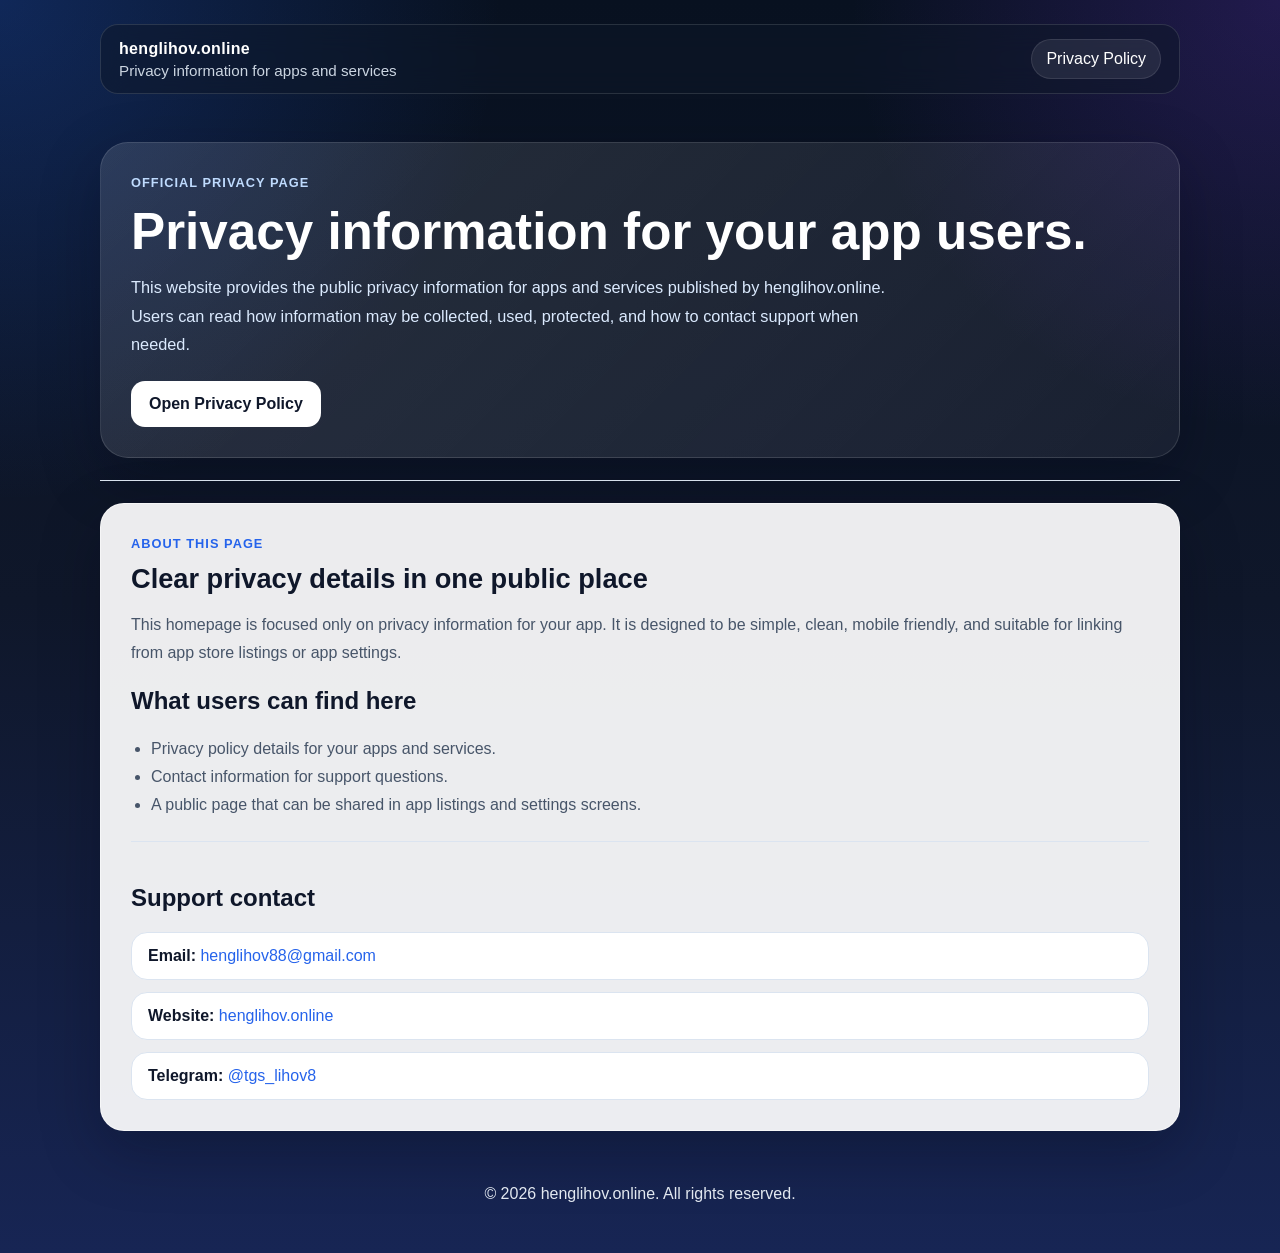
<file: index.html>
<!DOCTYPE html>
<html lang="en">
<head>
  <meta charset="UTF-8" />
  <meta name="viewport" content="width=device-width, initial-scale=1.0" />
  <title>henglihov.online | Privacy Info</title>
  <meta name="description" content="Privacy information for apps and services published by henglihov.online" />
  <link rel="stylesheet" href="styles.css" />
</head>
<body>
  <header class="site-header">
    <div class="container topbar">
      <div class="brand">
        <span class="brand-title">henglihov.online</span>
        <span class="brand-subtitle">Privacy information for apps and services</span>
      </div>
      <nav class="nav-links">
        <a href="/privacy/">Privacy Policy</a>
      </nav>
    </div>
  </header>

  <main>
    <section class="hero">
      <div class="container hero-panel">
        <span class="eyebrow">Official privacy page</span>
        <h1>Privacy information for your app users.</h1>
        <p class="subtitle">
          This website provides the public privacy information for apps and services published by henglihov.online.
          Users can read how information may be collected, used, protected, and how to contact support when needed.
        </p>
        <div class="actions">
          <a class="button primary" href="/privacy/">Open Privacy Policy</a>
        </div>
      </div>
    </section>

    <section class="container">
      <article class="card">
        <span class="section-label">About this page</span>
        <h2 class="section-title">Clear privacy details in one public place</h2>
        <p>
          This homepage is focused only on privacy information for your app. It is designed to be simple,
          clean, mobile friendly, and suitable for linking from app store listings or app settings.
        </p>
        <section>
          <h2>What users can find here</h2>
          <ul>
            <li>Privacy policy details for your apps and services.</li>
            <li>Contact information for support questions.</li>
            <li>A public page that can be shared in app listings and settings screens.</li>
          </ul>
        </section>
        <section>
          <h2>Support contact</h2>
          <div class="contact-list">
            <div class="contact-item"><strong>Email:</strong> <a href="mailto:henglihov88@gmail.com">henglihov88@gmail.com</a></div>
            <div class="contact-item"><strong>Website:</strong> <a href="https://henglihov.online" target="_blank" rel="noopener noreferrer">henglihov.online</a></div>
            <div class="contact-item"><strong>Telegram:</strong> <a href="https://t.me/tgs_lihov8" target="_blank" rel="noopener noreferrer">@tgs_lihov8</a></div>
          </div>
        </section>
      </article>
    </section>
  </main>

  <footer class="site-footer">
    <div class="container">
      <p>© 2026 henglihov.online. All rights reserved.</p>
    </div>
  </footer>
</body>
</html>
</file>
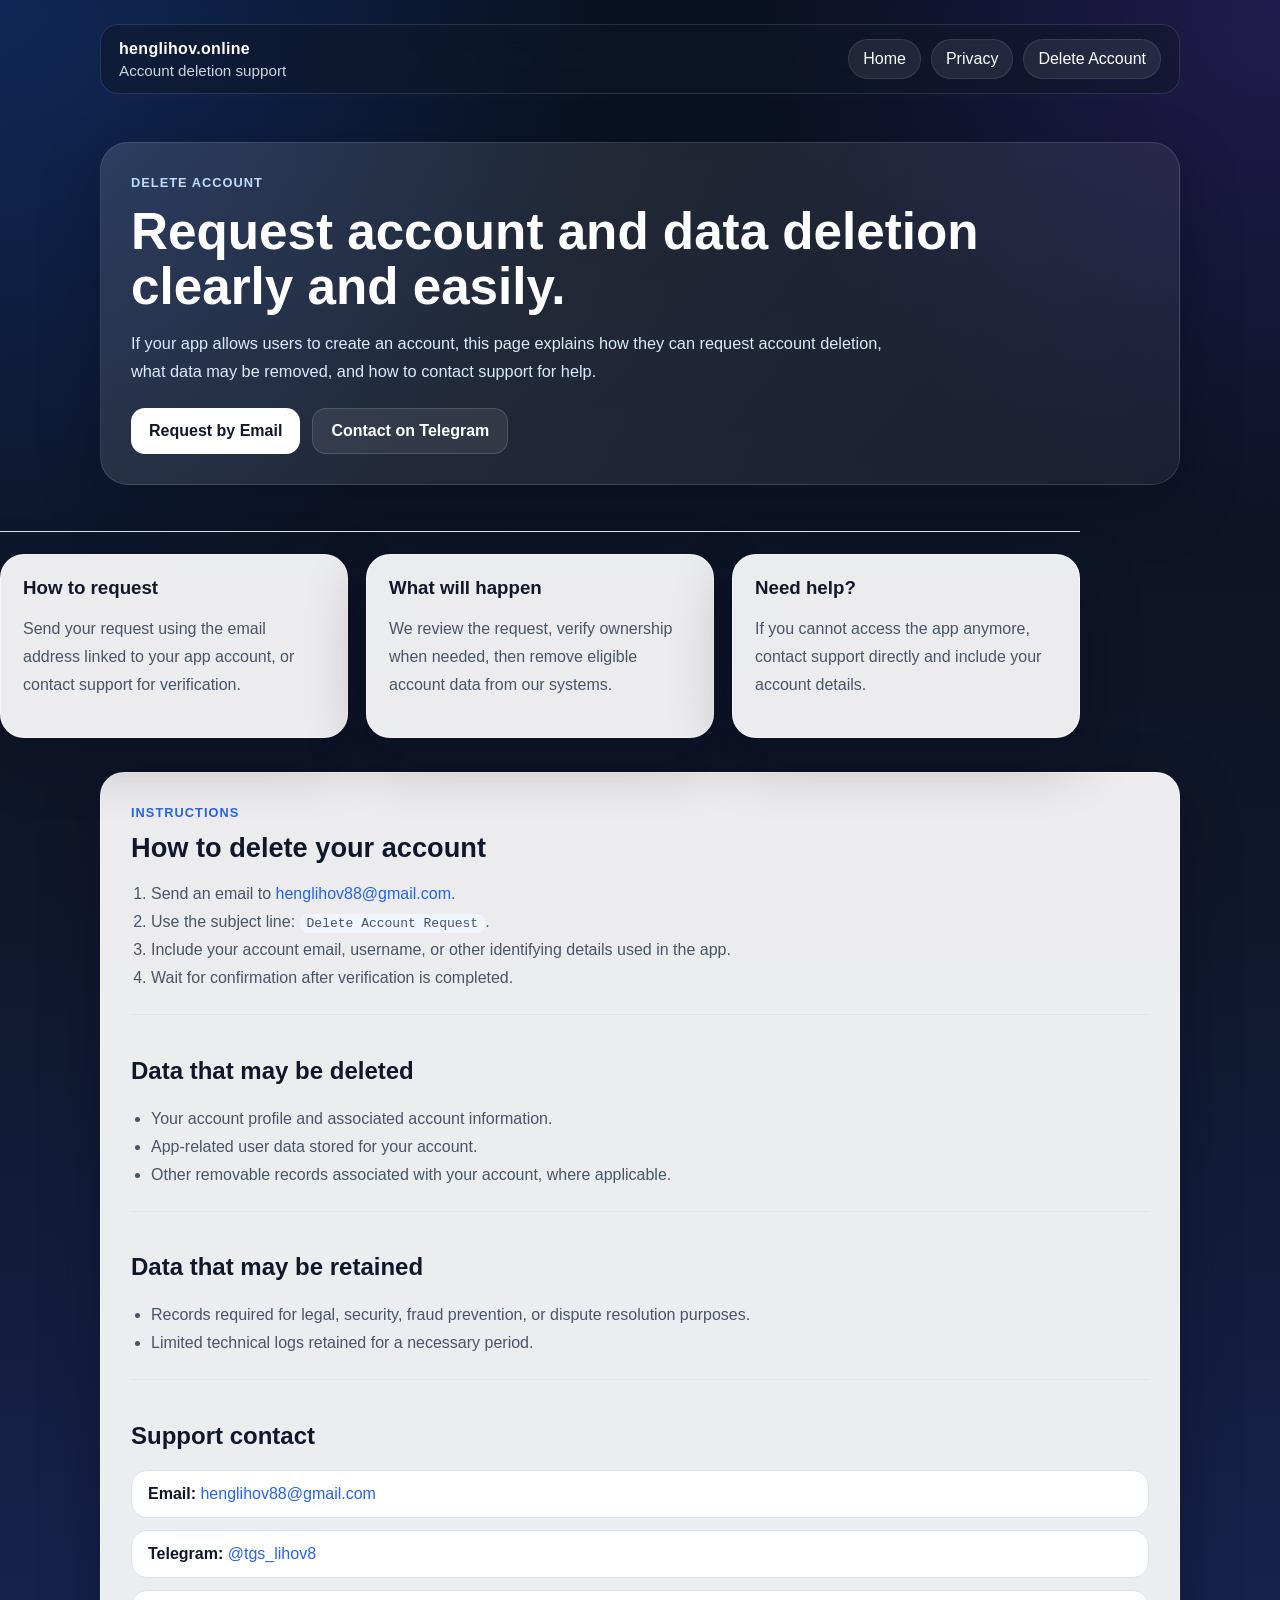
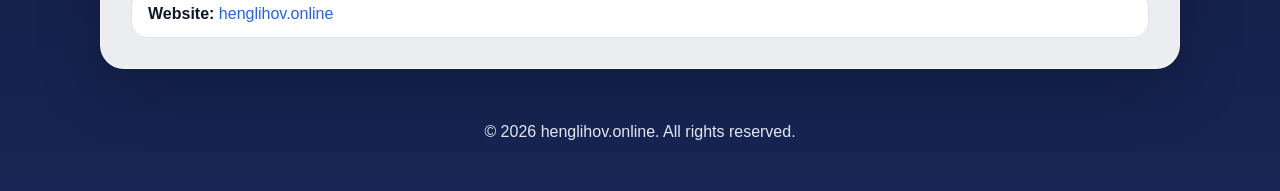
<file: delete-account/index.html>
<!DOCTYPE html>
<html lang="en">
<head>
  <meta charset="UTF-8" />
  <meta name="viewport" content="width=device-width, initial-scale=1.0" />
  <title>henglihov.online | Delete Account</title>
  <meta name="description" content="Delete account request page for apps and services published by henglihov.online" />
  <link rel="stylesheet" href="../styles.css" />
</head>
<body>
  <header class="site-header">
    <div class="container topbar">
      <div class="brand">
        <span class="brand-title">henglihov.online</span>
        <span class="brand-subtitle">Account deletion support</span>
      </div>
      <nav class="nav-links">
        <a href="/">Home</a>
        <a href="/privacy/">Privacy</a>
        <a href="/delete-account/">Delete Account</a>
      </nav>
    </div>
  </header>

  <main>
    <section class="hero">
      <div class="container hero-panel">
        <span class="eyebrow">Delete account</span>
        <h1>Request account and data deletion clearly and easily.</h1>
        <p class="subtitle">
          If your app allows users to create an account, this page explains how they can request account deletion,
          what data may be removed, and how to contact support for help.
        </p>
        <div class="actions">
          <a class="button primary" href="mailto:henglihov88@gmail.com?subject=Delete%20Account%20Request">Request by Email</a>
          <a class="button secondary" href="https://t.me/tgs_lihov8" target="_blank" rel="noopener noreferrer">Contact on Telegram</a>
        </div>
      </div>
    </section>

    <section class="container grid">
      <article class="info-card">
        <h3>How to request</h3>
        <p>Send your request using the email address linked to your app account, or contact support for verification.</p>
      </article>
      <article class="info-card">
        <h3>What will happen</h3>
        <p>We review the request, verify ownership when needed, then remove eligible account data from our systems.</p>
      </article>
      <article class="info-card">
        <h3>Need help?</h3>
        <p>If you cannot access the app anymore, contact support directly and include your account details.</p>
      </article>
    </section>

    <main class="container card">
      <section>
        <span class="section-label">Instructions</span>
        <h2 class="section-title">How to delete your account</h2>
        <ol>
          <li>Send an email to <a href="mailto:henglihov88@gmail.com">henglihov88@gmail.com</a>.</li>
          <li>Use the subject line: <code>Delete Account Request</code>.</li>
          <li>Include your account email, username, or other identifying details used in the app.</li>
          <li>Wait for confirmation after verification is completed.</li>
        </ol>
      </section>

      <section>
        <h2>Data that may be deleted</h2>
        <ul>
          <li>Your account profile and associated account information.</li>
          <li>App-related user data stored for your account.</li>
          <li>Other removable records associated with your account, where applicable.</li>
        </ul>
      </section>

      <section>
        <h2>Data that may be retained</h2>
        <ul>
          <li>Records required for legal, security, fraud prevention, or dispute resolution purposes.</li>
          <li>Limited technical logs retained for a necessary period.</li>
        </ul>
      </section>

      <section>
        <h2>Support contact</h2>
        <div class="contact-list">
          <div class="contact-item"><strong>Email:</strong> <a href="mailto:henglihov88@gmail.com">henglihov88@gmail.com</a></div>
          <div class="contact-item"><strong>Telegram:</strong> <a href="https://t.me/tgs_lihov8" target="_blank" rel="noopener noreferrer">@tgs_lihov8</a></div>
          <div class="contact-item"><strong>Website:</strong> <a href="https://henglihov.online" target="_blank" rel="noopener noreferrer">henglihov.online</a></div>
        </div>
      </section>
    </main>
  </main>

  <footer class="site-footer">
    <div class="container">
      <p>© 2026 henglihov.online. All rights reserved.</p>
    </div>
  </footer>
</body>
</html>
</file>
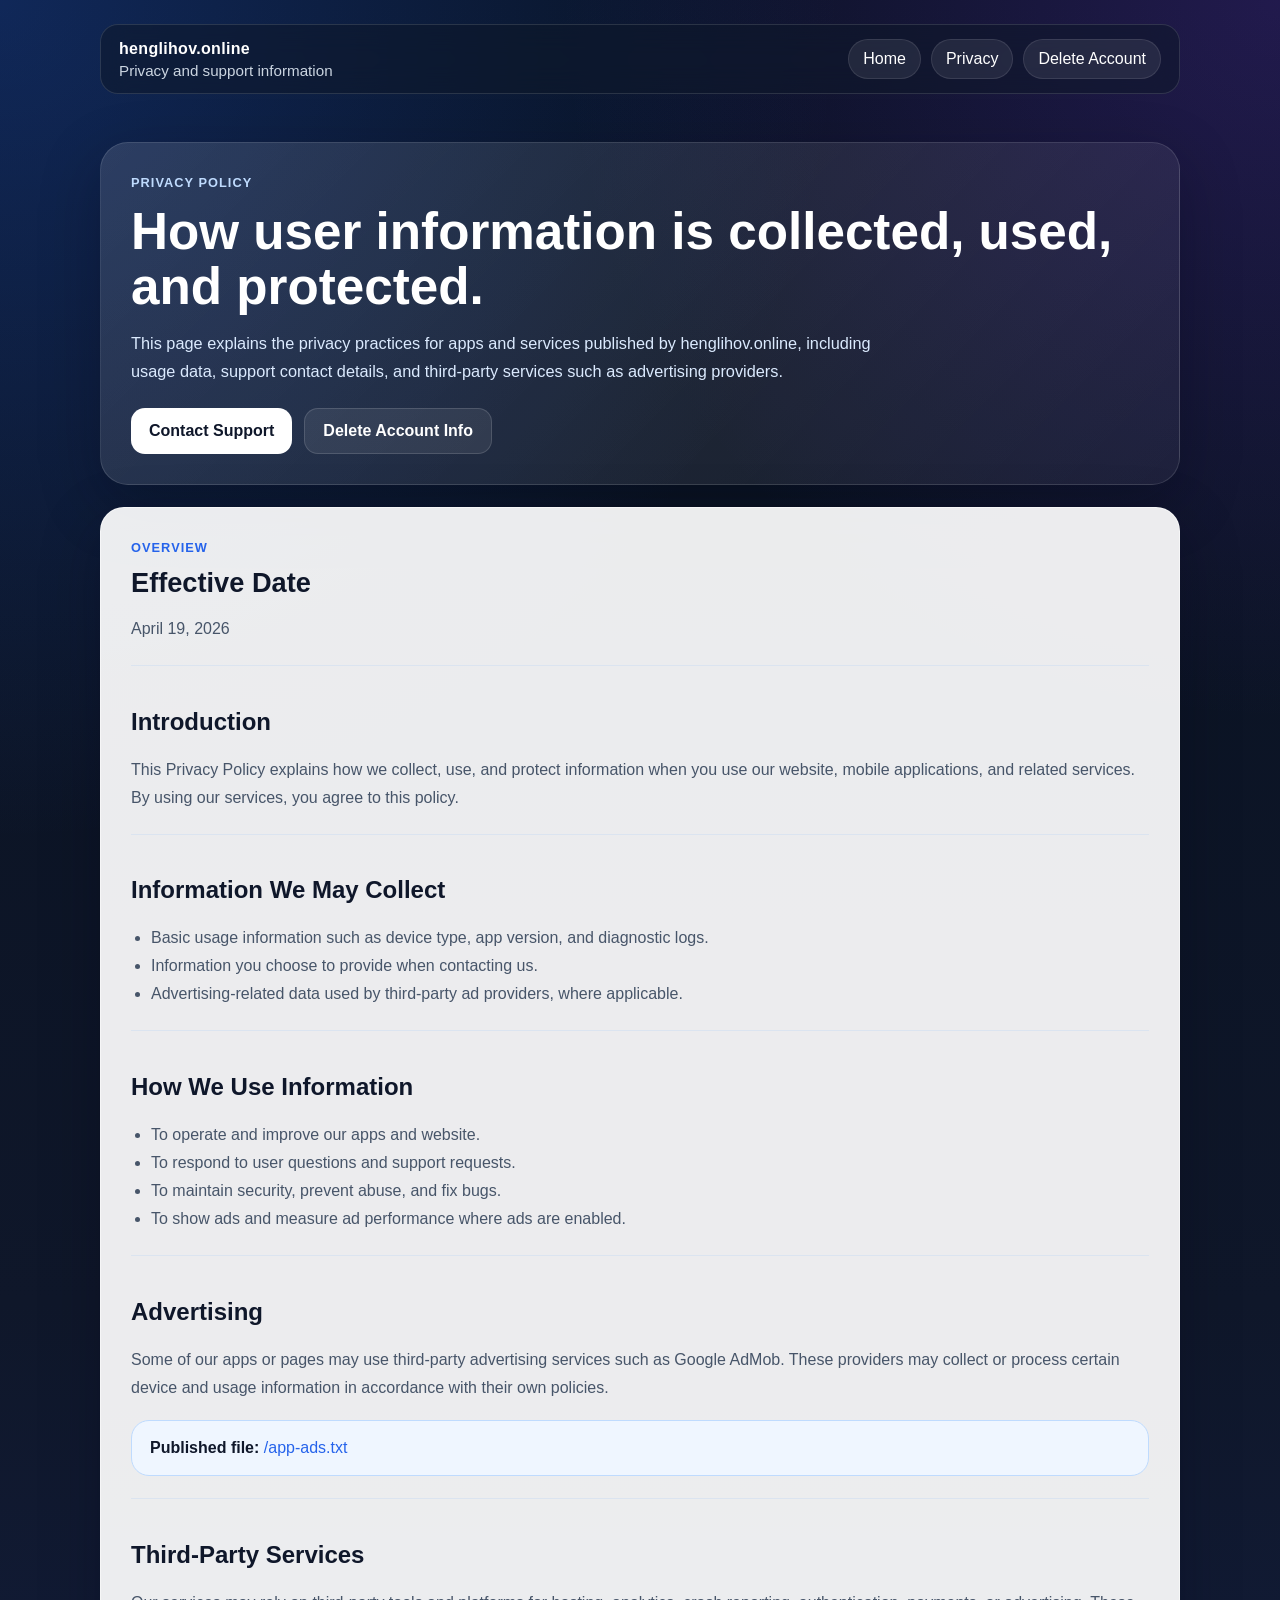
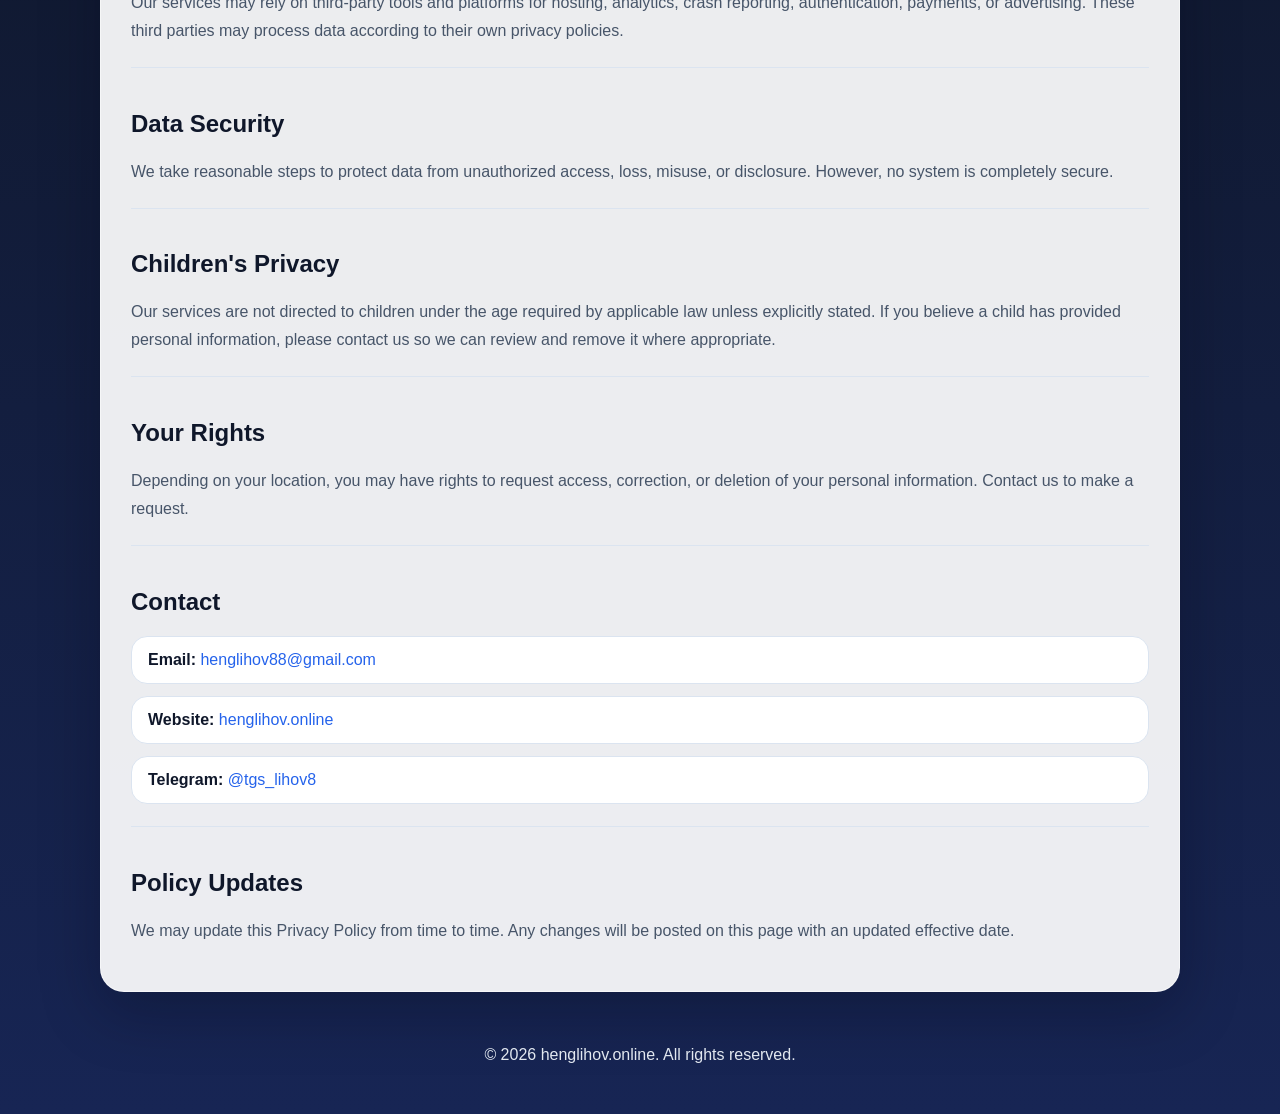
<file: privacy/index.html>
<!DOCTYPE html>
<html lang="en">
<head>
  <meta charset="UTF-8" />
  <meta name="viewport" content="width=device-width, initial-scale=1.0" />
  <title>henglihov.online | Privacy Policy</title>
  <meta name="description" content="Privacy Policy for apps and services published by henglihov.online" />
  <link rel="stylesheet" href="../styles.css" />
</head>
<body>
  <header class="site-header">
    <div class="container topbar">
      <div class="brand">
        <span class="brand-title">henglihov.online</span>
        <span class="brand-subtitle">Privacy and support information</span>
      </div>
      <nav class="nav-links">
        <a href="/">Home</a>
        <a href="/privacy/">Privacy</a>
        <a href="/delete-account/">Delete Account</a>
      </nav>
    </div>
  </header>

  <main>
    <section class="hero">
      <div class="container hero-panel">
        <span class="eyebrow">Privacy policy</span>
        <h1>How user information is collected, used, and protected.</h1>
        <p class="subtitle">
          This page explains the privacy practices for apps and services published by henglihov.online,
          including usage data, support contact details, and third-party services such as advertising providers.
        </p>
        <div class="actions">
          <a class="button primary" href="mailto:henglihov88@gmail.com">Contact Support</a>
          <a class="button secondary" href="/delete-account/">Delete Account Info</a>
        </div>
      </div>
    </section>

    <main class="container card">
      <section>
        <span class="section-label">Overview</span>
        <h2 class="section-title">Effective Date</h2>
        <p>April 19, 2026</p>
      </section>

      <section>
        <h2>Introduction</h2>
        <p>
          This Privacy Policy explains how we collect, use, and protect information when you use our website,
          mobile applications, and related services. By using our services, you agree to this policy.
        </p>
      </section>

      <section>
        <h2>Information We May Collect</h2>
        <ul>
          <li>Basic usage information such as device type, app version, and diagnostic logs.</li>
          <li>Information you choose to provide when contacting us.</li>
          <li>Advertising-related data used by third-party ad providers, where applicable.</li>
        </ul>
      </section>

      <section>
        <h2>How We Use Information</h2>
        <ul>
          <li>To operate and improve our apps and website.</li>
          <li>To respond to user questions and support requests.</li>
          <li>To maintain security, prevent abuse, and fix bugs.</li>
          <li>To show ads and measure ad performance where ads are enabled.</li>
        </ul>
      </section>

      <section>
        <h2>Advertising</h2>
        <p>
          Some of our apps or pages may use third-party advertising services such as Google AdMob.
          These providers may collect or process certain device and usage information in accordance with their own policies.
        </p>
        <div class="highlight-box">
          <strong>Published file:</strong> <a href="/app-ads.txt">/app-ads.txt</a>
        </div>
      </section>

      <section>
        <h2>Third-Party Services</h2>
        <p>
          Our services may rely on third-party tools and platforms for hosting, analytics, crash reporting,
          authentication, payments, or advertising. These third parties may process data according to their own privacy policies.
        </p>
      </section>

      <section>
        <h2>Data Security</h2>
        <p>
          We take reasonable steps to protect data from unauthorized access, loss, misuse, or disclosure.
          However, no system is completely secure.
        </p>
      </section>

      <section>
        <h2>Children's Privacy</h2>
        <p>
          Our services are not directed to children under the age required by applicable law unless explicitly stated.
          If you believe a child has provided personal information, please contact us so we can review and remove it where appropriate.
        </p>
      </section>

      <section>
        <h2>Your Rights</h2>
        <p>
          Depending on your location, you may have rights to request access, correction, or deletion of your personal information.
          Contact us to make a request.
        </p>
      </section>

      <section>
        <h2>Contact</h2>
        <div class="contact-list">
          <div class="contact-item"><strong>Email:</strong> <a href="mailto:henglihov88@gmail.com">henglihov88@gmail.com</a></div>
          <div class="contact-item"><strong>Website:</strong> <a href="https://henglihov.online" target="_blank" rel="noopener noreferrer">henglihov.online</a></div>
          <div class="contact-item"><strong>Telegram:</strong> <a href="https://t.me/tgs_lihov8" target="_blank" rel="noopener noreferrer">@tgs_lihov8</a></div>
        </div>
      </section>

      <section>
        <h2>Policy Updates</h2>
        <p>
          We may update this Privacy Policy from time to time. Any changes will be posted on this page with an updated effective date.
        </p>
      </section>
    </main>
  </main>

  <footer class="site-footer">
    <div class="container">
      <p>© 2026 henglihov.online. All rights reserved.</p>
    </div>
  </footer>
</body>
</html>
</file>
<file: styles.css>
:root {
  --bg-1: #081120;
  --bg-2: #0f172a;
  --bg-3: #172554;
  --surface: rgba(255, 255, 255, 0.92);
  --surface-soft: rgba(255, 255, 255, 0.08);
  --text: #0f172a;
  --text-soft: #475569;
  --text-inverse: #e2e8f0;
  --accent: #2563eb;
  --accent-2: #7c3aed;
  --line: #dbe4f0;
  --shadow: 0 20px 60px rgba(2, 6, 23, 0.28);
  --radius: 24px;
}

* {
  box-sizing: border-box;
}

html {
  scroll-behavior: smooth;
}

body {
  margin: 0;
  font-family: Inter, Arial, Helvetica, sans-serif;
  color: var(--text);
  background:
    radial-gradient(circle at top left, rgba(37, 99, 235, 0.28), transparent 28%),
    radial-gradient(circle at top right, rgba(124, 58, 237, 0.22), transparent 24%),
    linear-gradient(180deg, var(--bg-1), var(--bg-2) 48%, var(--bg-3));
  min-height: 100vh;
}

.container {
  width: min(1080px, calc(100% - 32px));
  margin: 0 auto;
}

.site-header {
  padding: 24px 0 18px;
}

.topbar {
  display: flex;
  align-items: center;
  justify-content: space-between;
  gap: 16px;
  padding: 14px 18px;
  border: 1px solid rgba(255, 255, 255, 0.12);
  border-radius: 18px;
  background: rgba(15, 23, 42, 0.52);
  backdrop-filter: blur(14px);
}

.brand {
  display: flex;
  flex-direction: column;
  gap: 4px;
}

.brand-title {
  color: white;
  font-weight: 800;
  letter-spacing: 0.02em;
}

.brand-subtitle {
  color: #cbd5e1;
  font-size: 0.95rem;
}

.nav-links {
  display: flex;
  flex-wrap: wrap;
  gap: 10px;
}

.nav-links a {
  color: white;
  text-decoration: none;
  padding: 10px 14px;
  border-radius: 999px;
  background: rgba(255, 255, 255, 0.08);
  border: 1px solid rgba(255, 255, 255, 0.1);
}

.hero {
  padding: 30px 0 22px;
}

.hero-panel {
  padding: 30px;
  border-radius: 28px;
  background: linear-gradient(135deg, rgba(255,255,255,0.12), rgba(255,255,255,0.05));
  border: 1px solid rgba(255, 255, 255, 0.12);
  box-shadow: var(--shadow);
}

.eyebrow {
  display: inline-block;
  margin-bottom: 14px;
  color: #bfdbfe;
  font-weight: 700;
  letter-spacing: 0.08em;
  text-transform: uppercase;
  font-size: 0.8rem;
}

.hero h1 {
  margin: 0;
  color: white;
  font-size: clamp(2rem, 4vw, 3.4rem);
  line-height: 1.08;
}

.subtitle {
  color: #dbeafe;
  margin: 14px 0 0;
  max-width: 760px;
  line-height: 1.75;
  font-size: 1.02rem;
}

.actions {
  display: flex;
  flex-wrap: wrap;
  gap: 12px;
  margin-top: 22px;
}

.button {
  display: inline-flex;
  align-items: center;
  justify-content: center;
  min-height: 46px;
  padding: 0 18px;
  border-radius: 14px;
  text-decoration: none;
  font-weight: 700;
  transition: transform 0.15s ease, opacity 0.15s ease;
}

.button:hover {
  transform: translateY(-1px);
}

.button.primary {
  background: white;
  color: #0f172a;
}

.button.secondary {
  background: rgba(255,255,255,0.08);
  color: white;
  border: 1px solid rgba(255,255,255,0.14);
}

.grid {
  display: grid;
  grid-template-columns: repeat(3, minmax(0, 1fr));
  gap: 18px;
  margin: 24px 0 34px;
}

.info-card,
.card {
  background: var(--surface);
  border: 1px solid rgba(255,255,255,0.55);
  border-radius: var(--radius);
  box-shadow: var(--shadow);
}

.info-card {
  padding: 22px;
}

.info-card h3 {
  margin: 0 0 10px;
}

.info-card p,
.info-card li,
.card p,
.card li {
  color: var(--text-soft);
  line-height: 1.75;
}

.card {
  padding: 30px;
  margin-bottom: 30px;
}

.section-label {
  display: inline-block;
  font-size: 0.8rem;
  font-weight: 700;
  letter-spacing: 0.08em;
  text-transform: uppercase;
  color: var(--accent);
  margin-bottom: 12px;
}

.section-title {
  margin: 0 0 10px;
  font-size: 1.7rem;
}

section + section {
  border-top: 1px solid var(--line);
  margin-top: 22px;
  padding-top: 22px;
}

h2,
h3 {
  color: #0f172a;
}

ul, ol {
  padding-left: 20px;
}

a {
  color: var(--accent);
  text-decoration: none;
}

a:hover {
  text-decoration: underline;
}

code {
  background: #eff6ff;
  padding: 2px 7px;
  border-radius: 7px;
}

.highlight-box {
  margin-top: 18px;
  padding: 18px;
  background: #eff6ff;
  border: 1px solid #bfdbfe;
  border-radius: 18px;
}

.contact-list {
  display: grid;
  gap: 12px;
}

.contact-item {
  padding: 14px 16px;
  border: 1px solid var(--line);
  border-radius: 16px;
  background: #fff;
}

.site-footer {
  color: var(--text-inverse);
  text-align: center;
  padding: 8px 0 34px;
}

.center-page {
  min-height: 100vh;
  display: flex;
  align-items: center;
}

@media (max-width: 860px) {
  .grid {
    grid-template-columns: 1fr;
  }

  .topbar {
    flex-direction: column;
    align-items: flex-start;
  }
}

@media (max-width: 640px) {
  .site-header {
    padding-top: 16px;
  }

  .hero-panel,
  .card,
  .info-card {
    padding: 22px;
  }

  .hero h1 {
    font-size: 2rem;
  }

  .nav-links {
    width: 100%;
  }

  .nav-links a {
    flex: 1 1 auto;
    text-align: center;
  }
}
</file>
